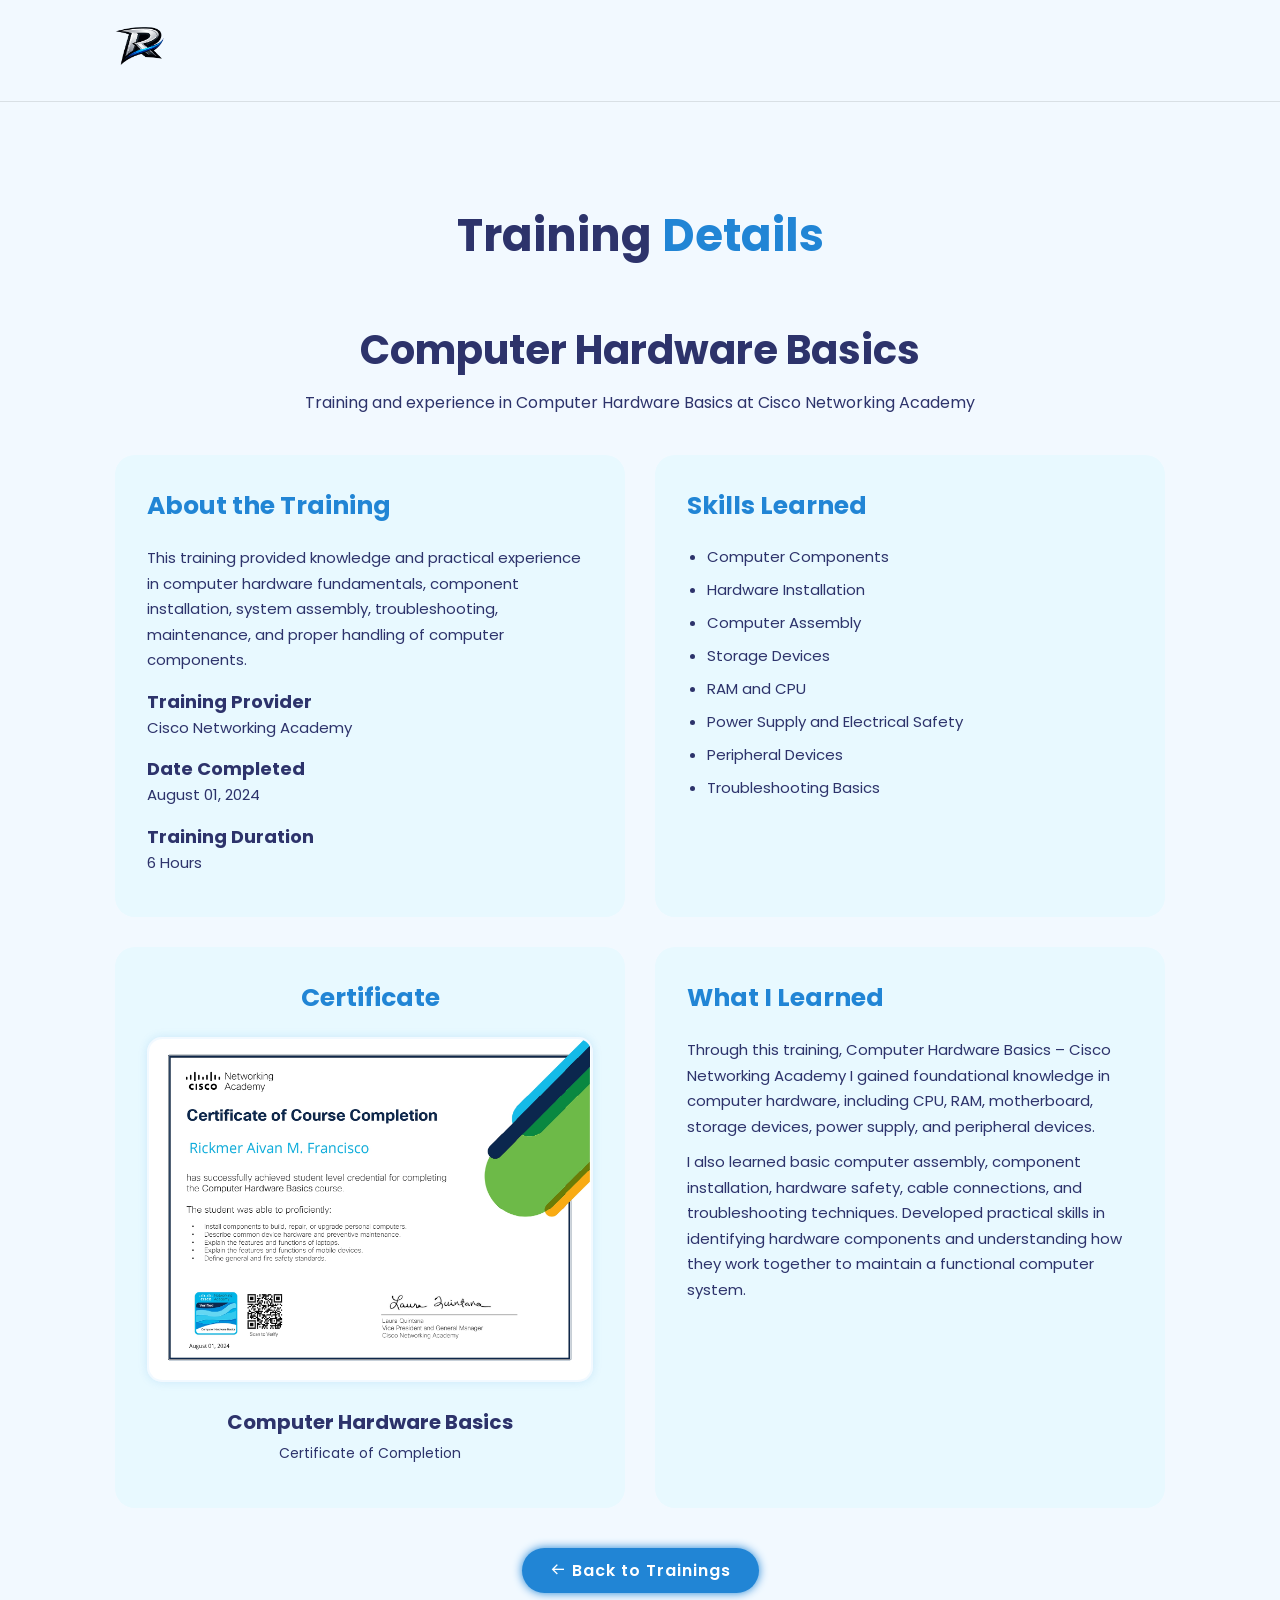
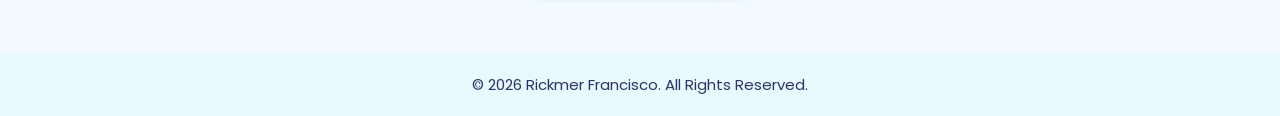
<file: cwb.html>
<!DOCTYPE html>
<html lang="en">

<head>
    <meta charset="UTF-8">
    <meta name="viewport" content="width=device-width, initial-scale=1.0">

    <title>Computer Hardware Basics Training | Rickmer Francisco</title>

    <!-- Boxicons -->
    <link href='https://unpkg.com/boxicons@2.1.4/css/boxicons.min.css' rel='stylesheet'>

    <!-- Google Font -->
    <link rel="preconnect" href="https://fonts.googleapis.com">
    <link rel="preconnect" href="https://fonts.gstatic.com" crossorigin>

    <link href="https://fonts.googleapis.com/css2?family=Poppins:wght@300;400;500;600;700;800;900&display=swap"
        rel="stylesheet">

    <style>

        * {
            margin: 0;
            padding: 0;
            box-sizing: border-box;
            text-decoration: none;
            outline: none;
            scroll-behavior: smooth;
            font-family: 'Poppins', sans-serif;
        }

        :root {
            --bg-color: #F2F9FF;
            --second-bg-color: #E8F9FF;
            --text-color: #2D336B;
            --main-color: #2185D5;
        }

        html {
            font-size: 62.5%;
        }

        body {
            background: var(--bg-color);
            color: var(--text-color);
        }

        /* =========================
           HEADER
        ========================= */

        .header {
            width: 100%;
            padding: 2rem 9%;
            display: flex;
            justify-content: space-between;
            align-items: center;
            background: var(--bg-color);
            border-bottom: .1rem solid rgba(0, 0, 0, .1);
        }

        .logo {
            font-size: 2.5rem;
            color: var(--text-color);
            font-weight: 600;
        }

        .logo img {
            width: 50px;
        }

        /* =========================
           MAIN CONTENT
        ========================= */

        .training-details {
            min-height: 100vh;
            padding: 10rem 9% 6rem;
        }

        .heading {
            text-align: center;
            font-size: 4.5rem;
            margin-bottom: 5rem;
        }

        .heading span {
            color: var(--main-color);
        }

        /* =========================
           TRAINING HEADER
        ========================= */

        .training-header {
            text-align: center;
            margin-bottom: 4rem;
        }

        .training-header i {
            font-size: 7rem;
            color: var(--main-color);
            margin-bottom: 1rem;
        }

        .training-header h1 {
            font-size: 4rem;
            margin-bottom: 1rem;
        }

        .training-header p {
            font-size: 1.6rem;
        }

        /* =========================
           CONTENT CONTAINER
        ========================= */

        .training-content {
            max-width: 1100px;
            margin: auto;
            display: grid;
            grid-template-columns: 1fr 1fr;
            gap: 3rem;
        }

        .training-card {
            background: var(--second-bg-color);
            padding: 3rem;
            border-radius: 2rem;
            border: .2rem solid transparent;
            transition: .5s ease;
        }

        .training-card:hover {
            border-color: var(--main-color);
            transform: translateY(-.5rem);
            box-shadow: 0 0 1.5rem rgba(33, 133, 213, .2);
        }

        .training-card h2 {
            font-size: 2.5rem;
            margin-bottom: 2rem;
            color: var(--main-color);
        }

        .training-card h3 {
            font-size: 1.8rem;
            margin-top: 1.5rem;
        }

        .training-card p {
            font-size: 1.5rem;
            line-height: 1.7;
            margin-bottom: 1rem;
        }

        .training-card ul {
            padding-left: 2rem;
        }

        .training-card li {
            font-size: 1.5rem;
            margin-bottom: 1rem;
        }

        /* =========================
           CERTIFICATE
        ========================= */

        .certificate {
            text-align: center;
        }

        .certificate img {
            width: 100%;
            max-width: 600px;
            height: auto;
            border-radius: 1.5rem;
            border: .2rem solid var(--bg-color);
            box-shadow: 0 0 1rem rgba(33, 133, 213, .15);
            transition: .5s ease;
        }

        .certificate img:hover {
            transform: scale(1.02);
        }

        .certificate h3 {
            font-size: 2rem;
            margin-top: 2rem;
        }

        .certificate p {
            font-size: 1.4rem;
            margin-top: .5rem;
        }

        /* =========================
           BUTTON
        ========================= */

        .btn-container {
            text-align: center;
            margin-top: 4rem;
        }

        .btn {
            display: inline-block;
            padding: 1rem 2.8rem;
            background-color: var(--main-color);
            border-radius: 4rem;
            box-shadow: 0 0 1rem var(--main-color);
            font-size: 1.6rem;
            color: white;
            letter-spacing: .1rem;
            font-weight: 600;
            transition: .5s ease;
        }

        .btn:hover {
            box-shadow: none;
            transform: translateY(-.2rem);
        }

        /* =========================
           FOOTER
        ========================= */

        .footer {
            padding: 2rem 9%;
            background: var(--second-bg-color);
            text-align: center;
        }

        .footer p {
            font-size: 1.5rem;
        }

        /* =========================
           TABLET
        ========================= */

        @media (max-width: 768px) {

            html {
                font-size: 55%;
            }

            .training-content {
                grid-template-columns: 1fr;
            }

            .training-details {
                padding: 8rem 5% 5rem;
            }

            .heading {
                font-size: 4rem;
            }

            .training-header h1 {
                font-size: 3.2rem;
            }
        }

        /* =========================
           MOBILE
        ========================= */

        @media (max-width: 450px) {

            html {
                font-size: 50%;
            }

            .header {
                padding: 2rem 5%;
            }

            .training-details {
                padding: 7rem 4% 4rem;
            }

            .training-card {
                padding: 2rem;
            }

            .certificate img {
                width: 100%;
            }

        }

    </style>
</head>

<body>

    <!-- HEADER -->

    <header class="header">

        <a href="index.html" class="logo">
            <img src="images/logo.png" alt="Rickmer Francisco Logo">
        </a>

    </header>


    <!-- TRAINING DETAILS -->

    <section class="training-details">

        <h2 class="heading">
            Training <span>Details</span>
        </h2>


        <!-- TRAINING TITLE -->

        <div class="training-header">

            <h1>Computer Hardware Basics</h1>

            <p>
                Training and experience in Computer Hardware Basics at Cisco Networking Academy
            </p>

        </div>


        <!-- INFORMATION -->

        <div class="training-content">


            <!-- TRAINING INFORMATION -->

            <div class="training-card">

                <h2>About the Training</h2>

                <p>
                    This training provided knowledge and practical experience in computer hardware fundamentals, component installation, system assembly, troubleshooting, maintenance, and proper handling of computer components.
                </p>

                <h3>Training Provider</h3>

                <p>
                    Cisco Networking Academy
                </p>

                <h3>Date Completed</h3>

                <p>
                    August 01, 2024
                </p>

                <h3>Training Duration</h3>

                <p>
                    6 Hours
                </p>

            </div>


            <!-- SKILLS LEARNED -->

            <div class="training-card">

                <h2>Skills Learned</h2>

                <ul>

                    <li>Computer Components</li>

                    <li>Hardware Installation</li>

                    <li>Computer Assembly</li>

                    <li>Storage Devices</li>

                    <li>RAM and CPU</li>

                    <li>Power Supply and Electrical Safety</li>

                    <li>Peripheral Devices</li>

                    <li>Troubleshooting Basics</li>

                </ul>

            </div>


            <!-- CERTIFICATE -->

            <div class="training-card certificate">

                <h2>Certificate</h2>

                <img src="images/certificates/Computer Hardware Basics.jpg"
                    alt="Graphic Design Certificate">

                <h3>
                    Computer Hardware Basics
                </h3>

                <p>
                    Certificate of Completion
                </p>

            </div>


            <!-- EXPERIENCE -->

            <div class="training-card">

                <h2>What I Learned</h2>

                <p>
                    Through this training, Computer Hardware Basics – Cisco Networking Academy
                    I gained foundational knowledge in computer hardware, including CPU, RAM, motherboard, storage devices, power supply, and peripheral devices. 
                </p>

                <p>
                    I also learned basic computer assembly, component installation, hardware safety, cable connections, and troubleshooting techniques. Developed practical skills in identifying hardware components and understanding how they work together to maintain a functional computer system.
                </p>

            </div>

        </div>


        <!-- BACK BUTTON -->

        <div class="btn-container">

            <a href="index.html#trainings" class="btn">
                <i class="bx bx-arrow-back"></i>
                Back to Trainings
            </a>

        </div>

    </section>


    <!-- FOOTER -->

    <footer class="footer">

        <p>
            © 2026 Rickmer Francisco. All Rights Reserved.
        </p>

    </footer>

</body>

</html>
</file>
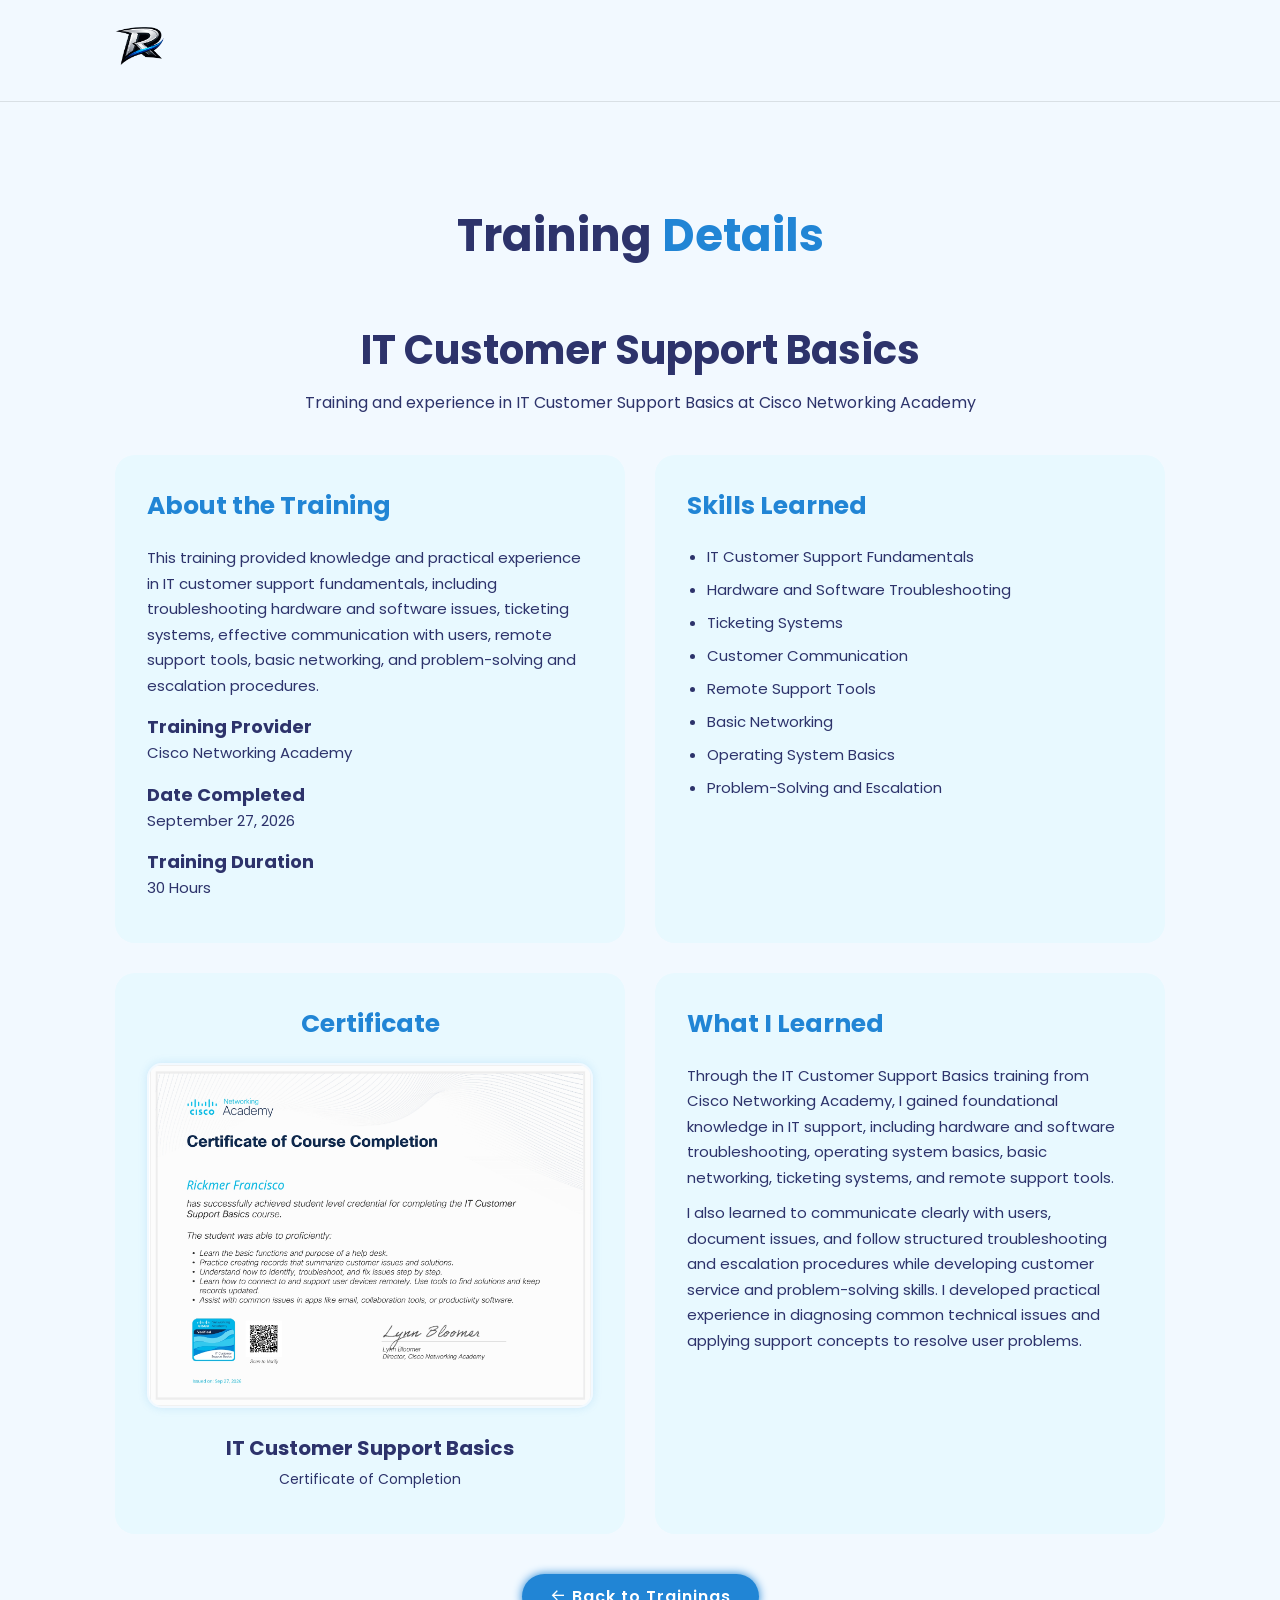
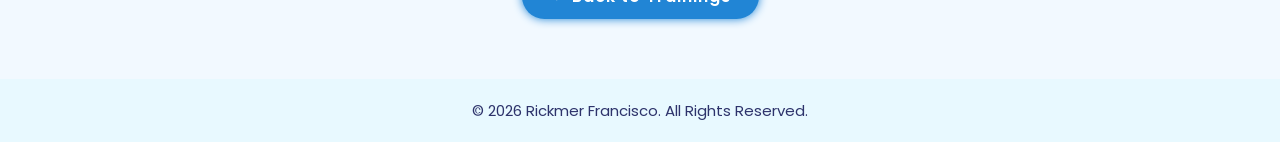
<file: ITcsb.html>
<!DOCTYPE html>
<html lang="en">

<head>
    <meta charset="UTF-8">
    <meta name="viewport" content="width=device-width, initial-scale=1.0">

    <title>IT Customer Support Basics | Rickmer Francisco</title>

    <!-- Boxicons -->
    <link href='https://unpkg.com/boxicons@2.1.4/css/boxicons.min.css' rel='stylesheet'>

    <!-- Google Font -->
    <link rel="preconnect" href="https://fonts.googleapis.com">
    <link rel="preconnect" href="https://fonts.gstatic.com" crossorigin>

    <link href="https://fonts.googleapis.com/css2?family=Poppins:wght@300;400;500;600;700;800;900&display=swap"
        rel="stylesheet">

    <style>

        * {
            margin: 0;
            padding: 0;
            box-sizing: border-box;
            text-decoration: none;
            outline: none;
            scroll-behavior: smooth;
            font-family: 'Poppins', sans-serif;
        }

        :root {
            --bg-color: #F2F9FF;
            --second-bg-color: #E8F9FF;
            --text-color: #2D336B;
            --main-color: #2185D5;
        }

        html {
            font-size: 62.5%;
        }

        body {
            background: var(--bg-color);
            color: var(--text-color);
        }

        /* =========================
           HEADER
        ========================= */

        .header {
            width: 100%;
            padding: 2rem 9%;
            display: flex;
            justify-content: space-between;
            align-items: center;
            background: var(--bg-color);
            border-bottom: .1rem solid rgba(0, 0, 0, .1);
        }

        .logo {
            font-size: 2.5rem;
            color: var(--text-color);
            font-weight: 600;
        }

        .logo img {
            width: 50px;
        }

        /* =========================
           MAIN CONTENT
        ========================= */

        .training-details {
            min-height: 100vh;
            padding: 10rem 9% 6rem;
        }

        .heading {
            text-align: center;
            font-size: 4.5rem;
            margin-bottom: 5rem;
        }

        .heading span {
            color: var(--main-color);
        }

        /* =========================
           TRAINING HEADER
        ========================= */

        .training-header {
            text-align: center;
            margin-bottom: 4rem;
        }

        .training-header i {
            font-size: 7rem;
            color: var(--main-color);
            margin-bottom: 1rem;
        }

        .training-header h1 {
            font-size: 4rem;
            margin-bottom: 1rem;
        }

        .training-header p {
            font-size: 1.6rem;
        }

        /* =========================
           CONTENT CONTAINER
        ========================= */

        .training-content {
            max-width: 1100px;
            margin: auto;
            display: grid;
            grid-template-columns: 1fr 1fr;
            gap: 3rem;
        }

        .training-card {
            background: var(--second-bg-color);
            padding: 3rem;
            border-radius: 2rem;
            border: .2rem solid transparent;
            transition: .5s ease;
        }

        .training-card:hover {
            border-color: var(--main-color);
            transform: translateY(-.5rem);
            box-shadow: 0 0 1.5rem rgba(33, 133, 213, .2);
        }

        .training-card h2 {
            font-size: 2.5rem;
            margin-bottom: 2rem;
            color: var(--main-color);
        }

        .training-card h3 {
            font-size: 1.8rem;
            margin-top: 1.5rem;
        }

        .training-card p {
            font-size: 1.5rem;
            line-height: 1.7;
            margin-bottom: 1rem;
        }

        .training-card ul {
            padding-left: 2rem;
        }

        .training-card li {
            font-size: 1.5rem;
            margin-bottom: 1rem;
        }

        /* =========================
           CERTIFICATE
        ========================= */

        .certificate {
            text-align: center;
        }

        .certificate img {
            width: 100%;
            max-width: 600px;
            height: auto;
            border-radius: 1.5rem;
            border: .2rem solid var(--bg-color);
            box-shadow: 0 0 1rem rgba(33, 133, 213, .15);
            transition: .5s ease;
        }

        .certificate img:hover {
            transform: scale(1.02);
        }

        .certificate h3 {
            font-size: 2rem;
            margin-top: 2rem;
        }

        .certificate p {
            font-size: 1.4rem;
            margin-top: .5rem;
        }

        /* =========================
           BUTTON
        ========================= */

        .btn-container {
            text-align: center;
            margin-top: 4rem;
        }

        .btn {
            display: inline-block;
            padding: 1rem 2.8rem;
            background-color: var(--main-color);
            border-radius: 4rem;
            box-shadow: 0 0 1rem var(--main-color);
            font-size: 1.6rem;
            color: white;
            letter-spacing: .1rem;
            font-weight: 600;
            transition: .5s ease;
        }

        .btn:hover {
            box-shadow: none;
            transform: translateY(-.2rem);
        }

        /* =========================
           FOOTER
        ========================= */

        .footer {
            padding: 2rem 9%;
            background: var(--second-bg-color);
            text-align: center;
        }

        .footer p {
            font-size: 1.5rem;
        }

        /* =========================
           TABLET
        ========================= */

        @media (max-width: 768px) {

            html {
                font-size: 55%;
            }

            .training-content {
                grid-template-columns: 1fr;
            }

            .training-details {
                padding: 8rem 5% 5rem;
            }

            .heading {
                font-size: 4rem;
            }

            .training-header h1 {
                font-size: 3.2rem;
            }
        }

        /* =========================
           MOBILE
        ========================= */

        @media (max-width: 450px) {

            html {
                font-size: 50%;
            }

            .header {
                padding: 2rem 5%;
            }

            .training-details {
                padding: 7rem 4% 4rem;
            }

            .training-card {
                padding: 2rem;
            }

            .certificate img {
                width: 100%;
            }

        }

    </style>
</head>

<body>

    <!-- HEADER -->

    <header class="header">

        <a href="index.html" class="logo">
            <img src="images/logo.png" alt="Rickmer Francisco Logo">
        </a>

    </header>


    <!-- TRAINING DETAILS -->

    <section class="training-details">

        <h2 class="heading">
            Training <span>Details</span>
        </h2>


        <!-- TRAINING TITLE -->

        <div class="training-header">

            <h1>IT Customer Support Basics</h1>

            <p>
                Training and experience in IT Customer Support Basics at Cisco Networking Academy
            </p>

        </div>


        <!-- INFORMATION -->

        <div class="training-content">


            <!-- TRAINING INFORMATION -->

            <div class="training-card">

                <h2>About the Training</h2>

                <p>
                    This training provided knowledge and practical experience in IT customer support fundamentals, including troubleshooting hardware and software issues, ticketing systems, effective communication with users, remote support tools, basic networking, and problem-solving and escalation procedures. 
                </p>

                <h3>Training Provider</h3>

                <p>
                    Cisco Networking Academy
                </p>

                <h3>Date Completed</h3>

                <p>
                    September 27, 2026
                </p>

                <h3>Training Duration</h3>

                <p>
                    30 Hours
                </p>

            </div>


            <!-- SKILLS LEARNED -->

            <div class="training-card">

                <h2>Skills Learned</h2>

                <ul>

                    <li>IT Customer Support Fundamentals</li>

                    <li>Hardware and Software Troubleshooting</li>

                    <li>Ticketing Systems</li>

                    <li>Customer Communication</li>

                    <li>Remote Support Tools</li>

                    <li>Basic Networking</li>

                    <li>Operating System Basics</li>

                    <li>Problem-Solving and Escalation</li>

                </ul>

            </div>


            <!-- CERTIFICATE -->

            <div class="training-card certificate">

                <h2>Certificate</h2>

                <img src="images/certificates/IT Customer Support Basics.jpg"
                    alt="Graphic Design Certificate">

                <h3>
                    IT Customer Support Basics
                </h3>

                <p>
                    Certificate of Completion
                </p>

            </div>


            <!-- EXPERIENCE -->

            <div class="training-card">

                <h2>What I Learned</h2>

                <p>
                    Through the IT Customer Support Basics training from Cisco Networking Academy, I gained foundational knowledge in IT support, including hardware and software troubleshooting, operating system basics, basic networking, ticketing systems, and remote support tools.
                </p>

                <p>
                    I also learned to communicate clearly with users, document issues, and follow structured troubleshooting and escalation procedures while developing customer service and problem-solving skills. I developed practical experience in diagnosing common technical issues and applying support concepts to resolve user problems.
                </p>
            </div>

        </div>


        <!-- BACK BUTTON -->

        <div class="btn-container">

            <a href="index.html#trainings" class="btn">
                <i class="bx bx-arrow-back"></i>
                Back to Trainings
            </a>

        </div>

    </section>


    <!-- FOOTER -->

    <footer class="footer">

        <p>
            © 2026 Rickmer Francisco. All Rights Reserved.
        </p>

    </footer>

</body>

</html>
</file>
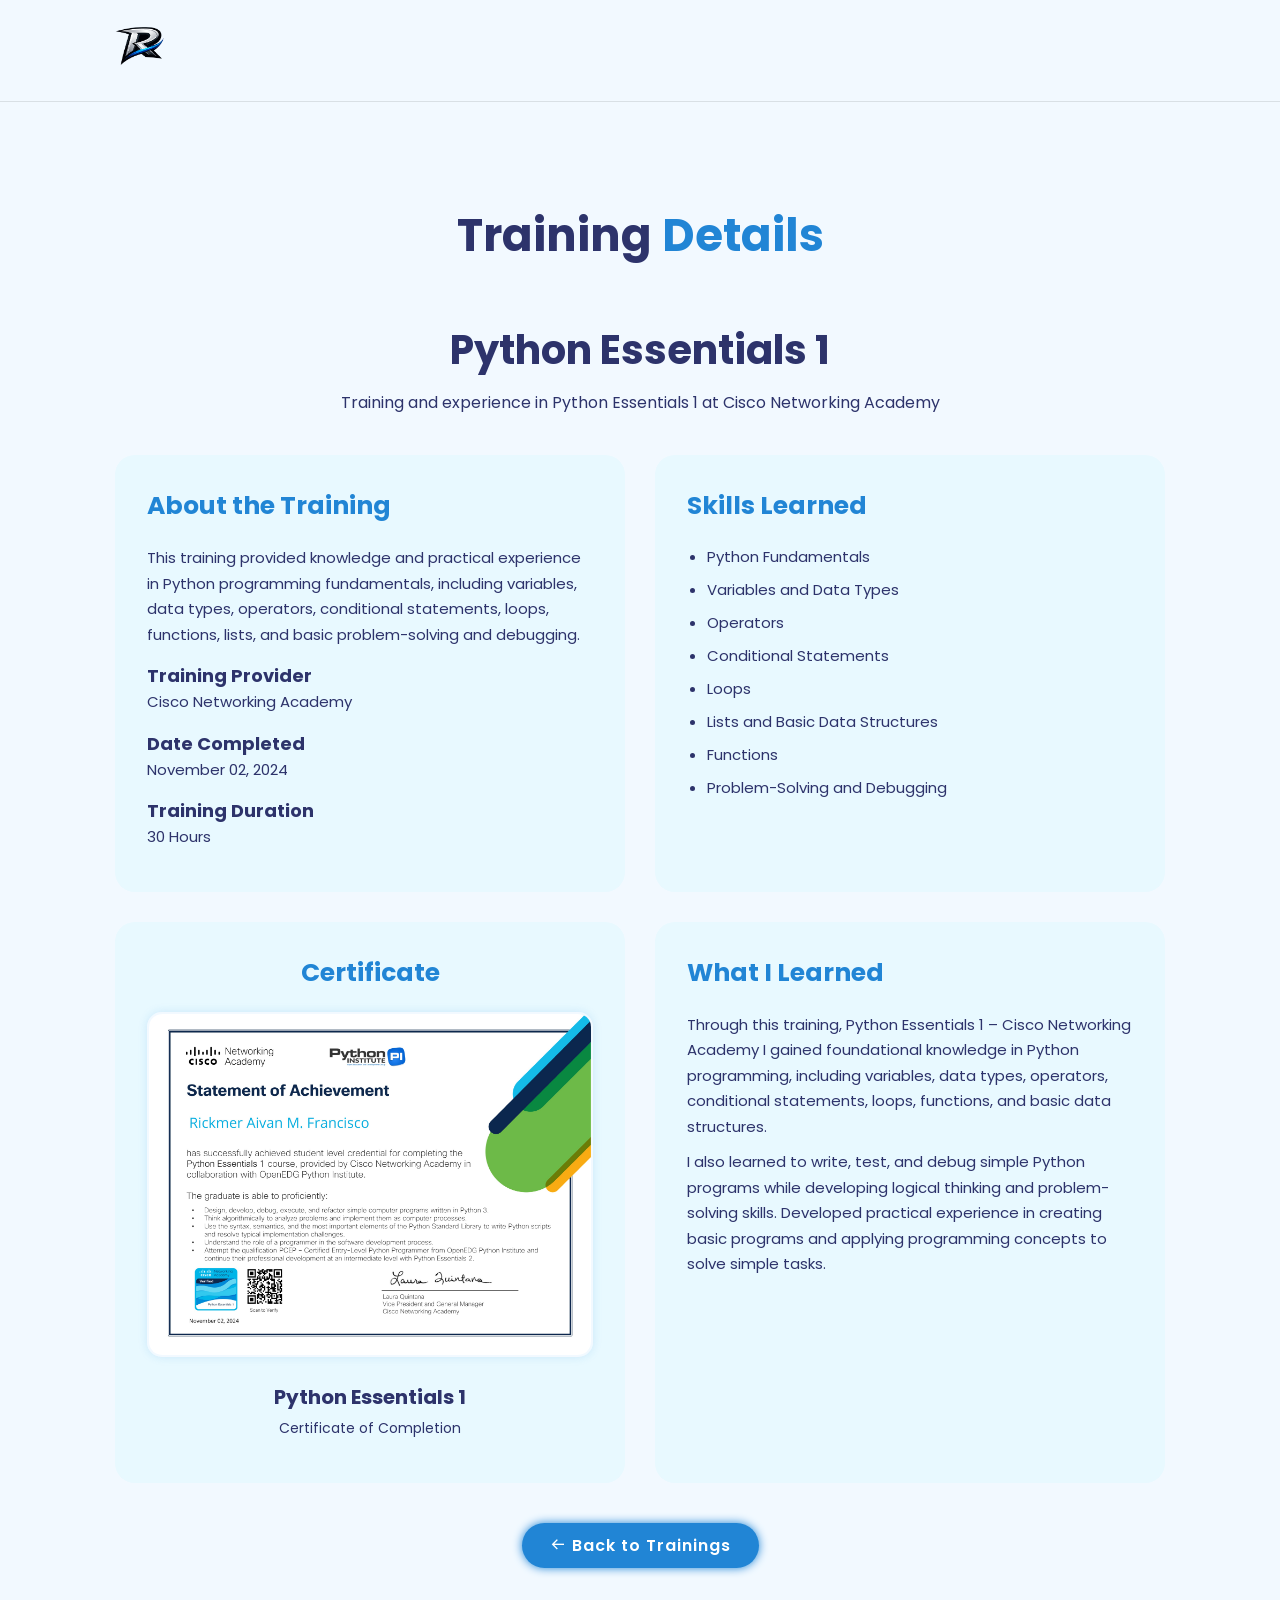
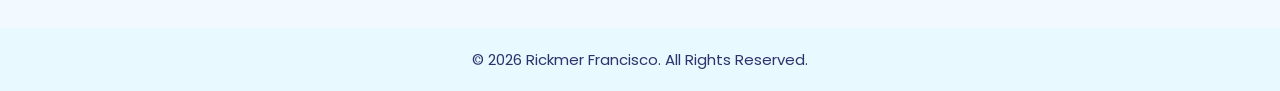
<file: pe1.html>
<!DOCTYPE html>
<html lang="en">

<head>
    <meta charset="UTF-8">
    <meta name="viewport" content="width=device-width, initial-scale=1.0">

    <title>Computer Hardware Basics Training | Rickmer Francisco</title>

    <!-- Boxicons -->
    <link href='https://unpkg.com/boxicons@2.1.4/css/boxicons.min.css' rel='stylesheet'>

    <!-- Google Font -->
    <link rel="preconnect" href="https://fonts.googleapis.com">
    <link rel="preconnect" href="https://fonts.gstatic.com" crossorigin>

    <link href="https://fonts.googleapis.com/css2?family=Poppins:wght@300;400;500;600;700;800;900&display=swap"
        rel="stylesheet">

    <style>

        * {
            margin: 0;
            padding: 0;
            box-sizing: border-box;
            text-decoration: none;
            outline: none;
            scroll-behavior: smooth;
            font-family: 'Poppins', sans-serif;
        }

        :root {
            --bg-color: #F2F9FF;
            --second-bg-color: #E8F9FF;
            --text-color: #2D336B;
            --main-color: #2185D5;
        }

        html {
            font-size: 62.5%;
        }

        body {
            background: var(--bg-color);
            color: var(--text-color);
        }

        /* =========================
           HEADER
        ========================= */

        .header {
            width: 100%;
            padding: 2rem 9%;
            display: flex;
            justify-content: space-between;
            align-items: center;
            background: var(--bg-color);
            border-bottom: .1rem solid rgba(0, 0, 0, .1);
        }

        .logo {
            font-size: 2.5rem;
            color: var(--text-color);
            font-weight: 600;
        }

        .logo img {
            width: 50px;
        }

        /* =========================
           MAIN CONTENT
        ========================= */

        .training-details {
            min-height: 100vh;
            padding: 10rem 9% 6rem;
        }

        .heading {
            text-align: center;
            font-size: 4.5rem;
            margin-bottom: 5rem;
        }

        .heading span {
            color: var(--main-color);
        }

        /* =========================
           TRAINING HEADER
        ========================= */

        .training-header {
            text-align: center;
            margin-bottom: 4rem;
        }

        .training-header i {
            font-size: 7rem;
            color: var(--main-color);
            margin-bottom: 1rem;
        }

        .training-header h1 {
            font-size: 4rem;
            margin-bottom: 1rem;
        }

        .training-header p {
            font-size: 1.6rem;
        }

        /* =========================
           CONTENT CONTAINER
        ========================= */

        .training-content {
            max-width: 1100px;
            margin: auto;
            display: grid;
            grid-template-columns: 1fr 1fr;
            gap: 3rem;
        }

        .training-card {
            background: var(--second-bg-color);
            padding: 3rem;
            border-radius: 2rem;
            border: .2rem solid transparent;
            transition: .5s ease;
        }

        .training-card:hover {
            border-color: var(--main-color);
            transform: translateY(-.5rem);
            box-shadow: 0 0 1.5rem rgba(33, 133, 213, .2);
        }

        .training-card h2 {
            font-size: 2.5rem;
            margin-bottom: 2rem;
            color: var(--main-color);
        }

        .training-card h3 {
            font-size: 1.8rem;
            margin-top: 1.5rem;
        }

        .training-card p {
            font-size: 1.5rem;
            line-height: 1.7;
            margin-bottom: 1rem;
        }

        .training-card ul {
            padding-left: 2rem;
        }

        .training-card li {
            font-size: 1.5rem;
            margin-bottom: 1rem;
        }

        /* =========================
           CERTIFICATE
        ========================= */

        .certificate {
            text-align: center;
        }

        .certificate img {
            width: 100%;
            max-width: 600px;
            height: auto;
            border-radius: 1.5rem;
            border: .2rem solid var(--bg-color);
            box-shadow: 0 0 1rem rgba(33, 133, 213, .15);
            transition: .5s ease;
        }

        .certificate img:hover {
            transform: scale(1.02);
        }

        .certificate h3 {
            font-size: 2rem;
            margin-top: 2rem;
        }

        .certificate p {
            font-size: 1.4rem;
            margin-top: .5rem;
        }

        /* =========================
           BUTTON
        ========================= */

        .btn-container {
            text-align: center;
            margin-top: 4rem;
        }

        .btn {
            display: inline-block;
            padding: 1rem 2.8rem;
            background-color: var(--main-color);
            border-radius: 4rem;
            box-shadow: 0 0 1rem var(--main-color);
            font-size: 1.6rem;
            color: white;
            letter-spacing: .1rem;
            font-weight: 600;
            transition: .5s ease;
        }

        .btn:hover {
            box-shadow: none;
            transform: translateY(-.2rem);
        }

        /* =========================
           FOOTER
        ========================= */

        .footer {
            padding: 2rem 9%;
            background: var(--second-bg-color);
            text-align: center;
        }

        .footer p {
            font-size: 1.5rem;
        }

        /* =========================
           TABLET
        ========================= */

        @media (max-width: 768px) {

            html {
                font-size: 55%;
            }

            .training-content {
                grid-template-columns: 1fr;
            }

            .training-details {
                padding: 8rem 5% 5rem;
            }

            .heading {
                font-size: 4rem;
            }

            .training-header h1 {
                font-size: 3.2rem;
            }
        }

        /* =========================
           MOBILE
        ========================= */

        @media (max-width: 450px) {

            html {
                font-size: 50%;
            }

            .header {
                padding: 2rem 5%;
            }

            .training-details {
                padding: 7rem 4% 4rem;
            }

            .training-card {
                padding: 2rem;
            }

            .certificate img {
                width: 100%;
            }

        }

    </style>
</head>

<body>

    <!-- HEADER -->

    <header class="header">

        <a href="index.html" class="logo">
            <img src="images/logo.png" alt="Rickmer Francisco Logo">
        </a>

    </header>


    <!-- TRAINING DETAILS -->

    <section class="training-details">

        <h2 class="heading">
            Training <span>Details</span>
        </h2>


        <!-- TRAINING TITLE -->

        <div class="training-header">

            <h1>Python Essentials 1</h1>

            <p>
                Training and experience in Python Essentials 1 at Cisco Networking Academy
            </p>

        </div>


        <!-- INFORMATION -->

        <div class="training-content">


            <!-- TRAINING INFORMATION -->

            <div class="training-card">

                <h2>About the Training</h2>

                <p>
                    This training provided knowledge and practical experience in Python programming fundamentals, including variables, data types, operators, conditional statements, loops, functions, lists, and basic problem-solving and debugging.

                </p>

                <h3>Training Provider</h3>

                <p>
                    Cisco Networking Academy
                </p>

                <h3>Date Completed</h3>

                <p>
                    November 02, 2024
                </p>

                <h3>Training Duration</h3>

                <p>
                    30 Hours
                </p>

            </div>


            <!-- SKILLS LEARNED -->

            <div class="training-card">

                <h2>Skills Learned</h2>

                <ul>

                    <li>Python Fundamentals</li>

                    <li>Variables and Data Types</li>

                    <li>Operators</li>

                    <li>Conditional Statements</li>

                    <li>Loops</li>

                    <li>Lists and Basic Data Structures</li>

                    <li>Functions</li>

                    <li>Problem-Solving and Debugging</li>

                </ul>

            </div>


            <!-- CERTIFICATE -->

            <div class="training-card certificate">

                <h2>Certificate</h2>

                <img src="images/certificates/Python Essentials 1.jpg"
                    alt="Graphic Design Certificate">

                <h3>
                    Python Essentials 1
                </h3>

                <p>
                    Certificate of Completion
                </p>

            </div>


            <!-- EXPERIENCE -->

            <div class="training-card">

                <h2>What I Learned</h2>

                <p>
                    Through this training, Python Essentials 1 – Cisco Networking Academy
                    I gained foundational knowledge in Python programming, including variables, data types, operators, conditional statements, loops, functions, and basic data structures. 
                </p>

                <p>
                    I also learned to write, test, and debug simple Python programs while developing logical thinking and problem-solving skills. Developed practical experience in creating basic programs and applying programming concepts to solve simple tasks.
                </p>

            </div>

        </div>


        <!-- BACK BUTTON -->

        <div class="btn-container">

            <a href="index.html#trainings" class="btn">
                <i class="bx bx-arrow-back"></i>
                Back to Trainings
            </a>

        </div>

    </section>


    <!-- FOOTER -->

    <footer class="footer">

        <p>
            © 2026 Rickmer Francisco. All Rights Reserved.
        </p>

    </footer>

</body>

</html>
</file>
